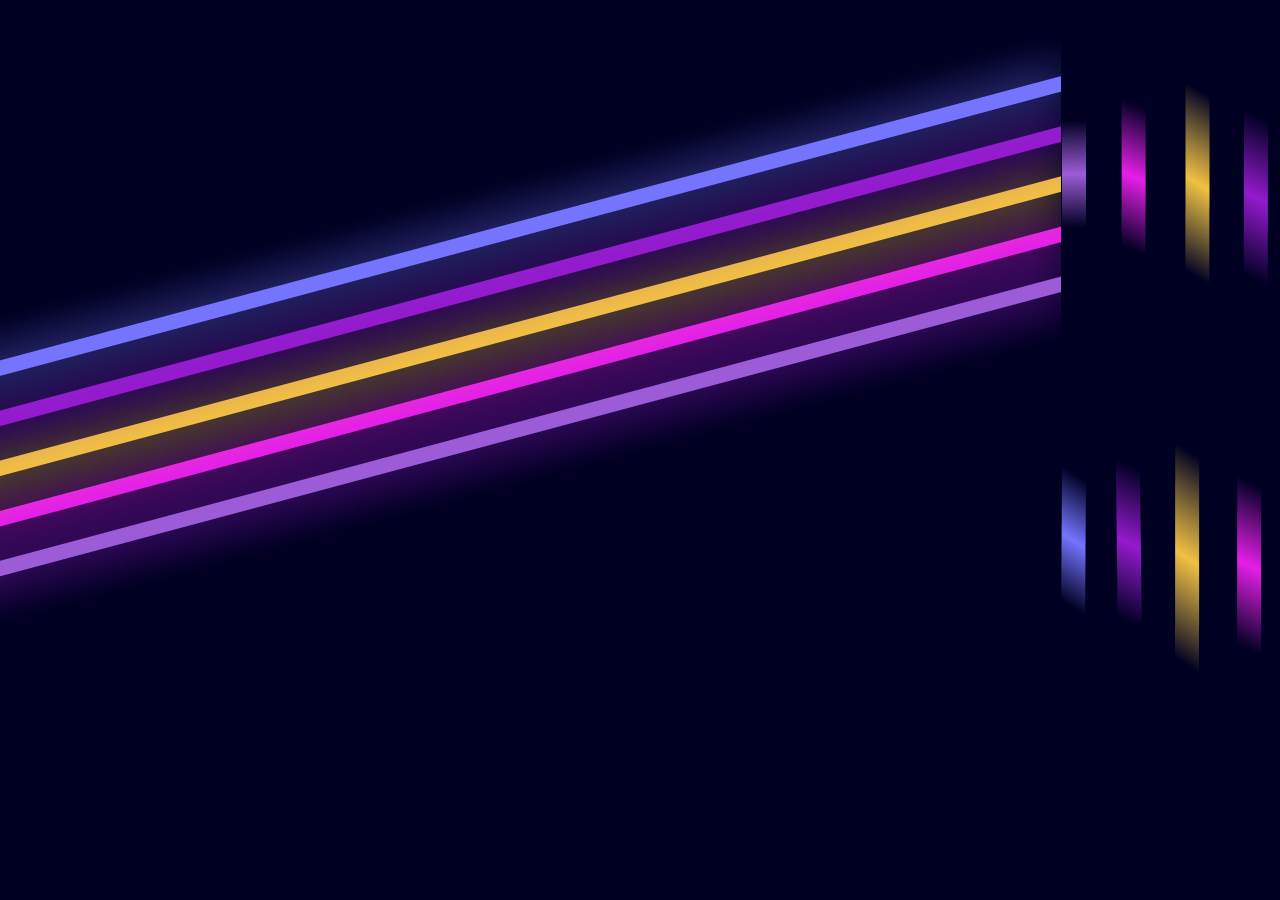
<file: index.html>
<!DOCTYPE html>
<html lang="en">

<head>
    <meta charset="UTF-8">
    <meta http-equiv="X-UA-Compatible" content="IE=edge">
    <meta name="viewport" content="width=device-width, initial-scale=1.0">
    <title>Login to Isac</title>

    <!-- Style -->
    <link rel="stylesheet" href="assets/css/env.css">
    <link rel="stylesheet" href="assets/css/register-login.css">

    <!-- Font -->
    <link rel="preconnect" href="https://fonts.gstatic.com">
    <link
        href="https://fonts.googleapis.com/css2?family=Montserrat:wght@300;400&family=Poppins:wght@500;600;700&display=swap"
        rel="stylesheet">
</head>

<body>
    <img src="assets/img/bg.png" class="bg-login desktop">
    <img src="assets/img/bg-mobile.png" class="bg-login mobile">

    <div class="card">
        <div class="card-body">
            <h2>User Login</h2>
            <input type="text" class="form-control" placeholder="Email Address">
            <input type="password" class="form-control" placeholder="Password">
            <p class="danger-alert caption">Invalid Username or Password</p>
            <div class="grid">
                <div class="form-check">
                    <input type="radio" class="form-check-input">
                    <label for="" class="caption">Remember me</label>
                </div>
                <div>
                    <p class="caption align-right">Forgot password?</p>
                </div>
            </div>
            <p class="caption">Don't have an account? <a href="" class="underline-link">Register</a></p>
            <button class="btn-submit">Login</button>
        </div>
    </div>
</body>

</html>
</file>
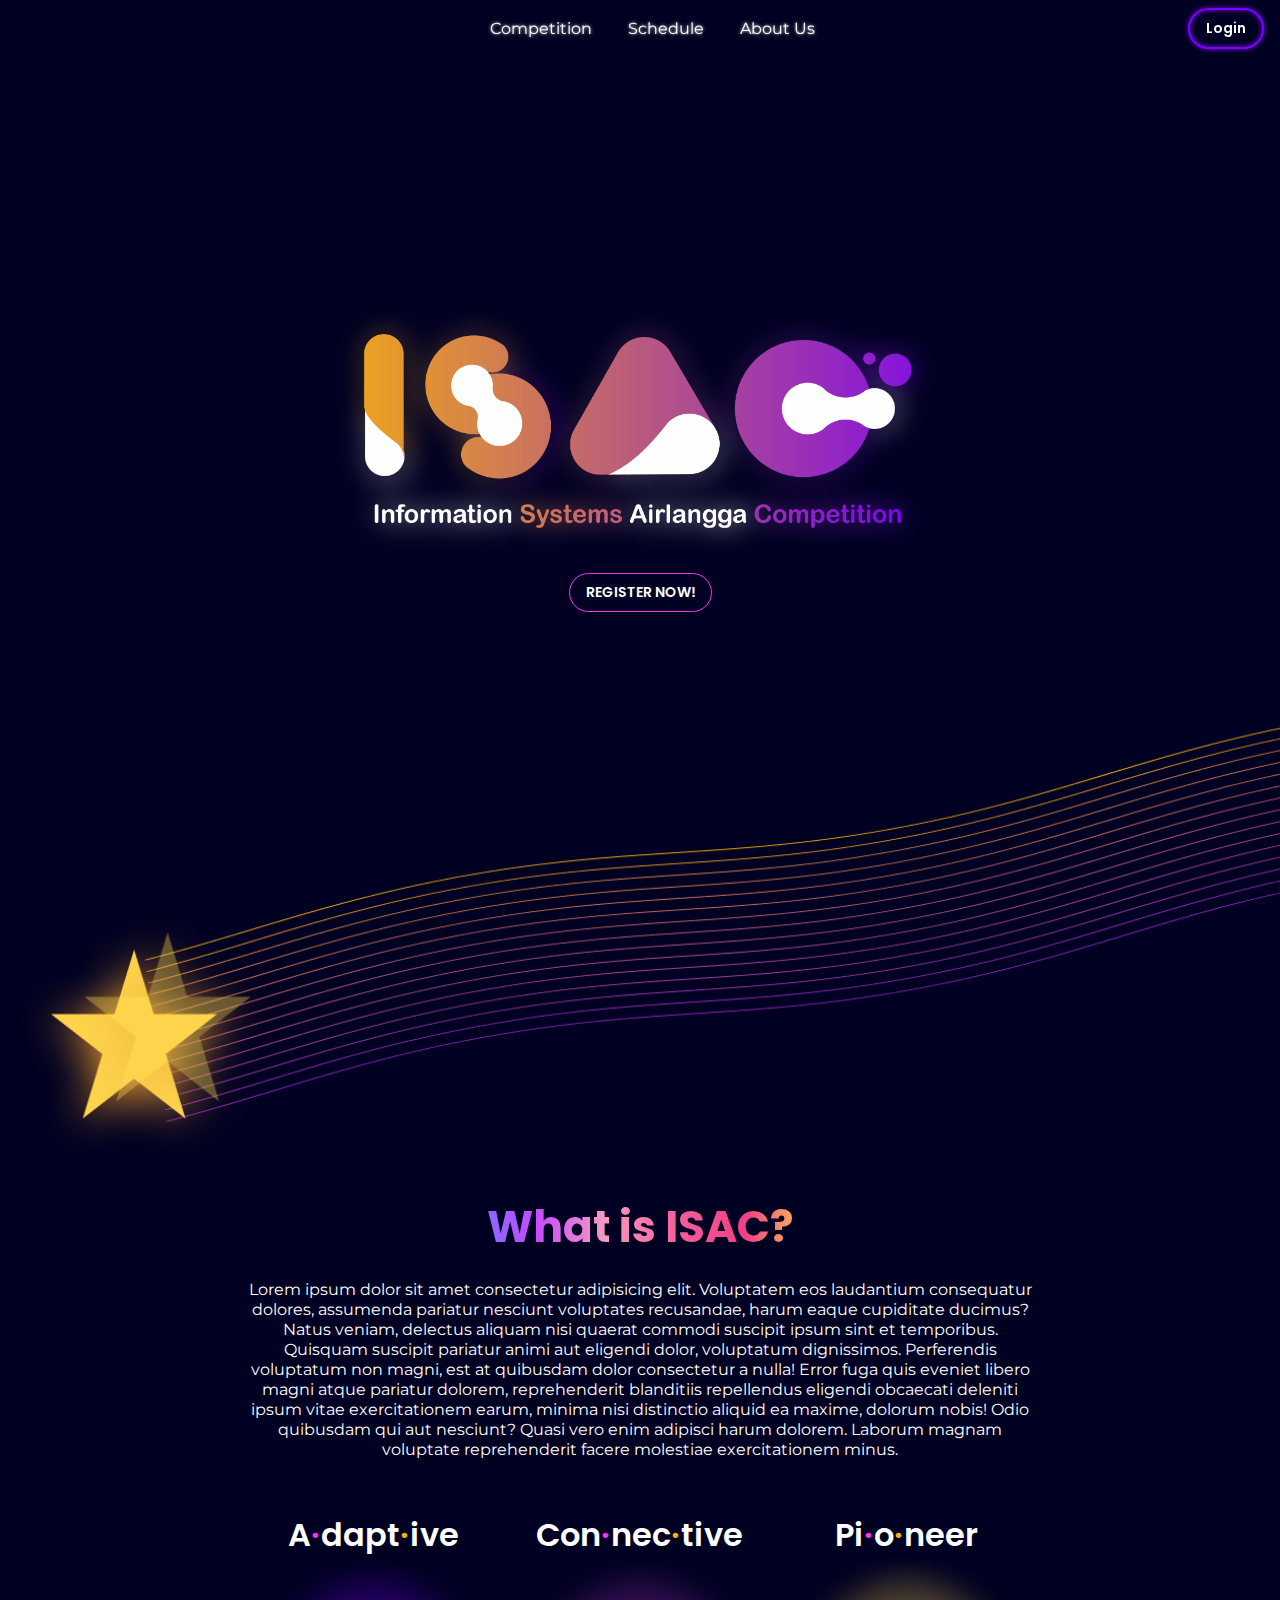
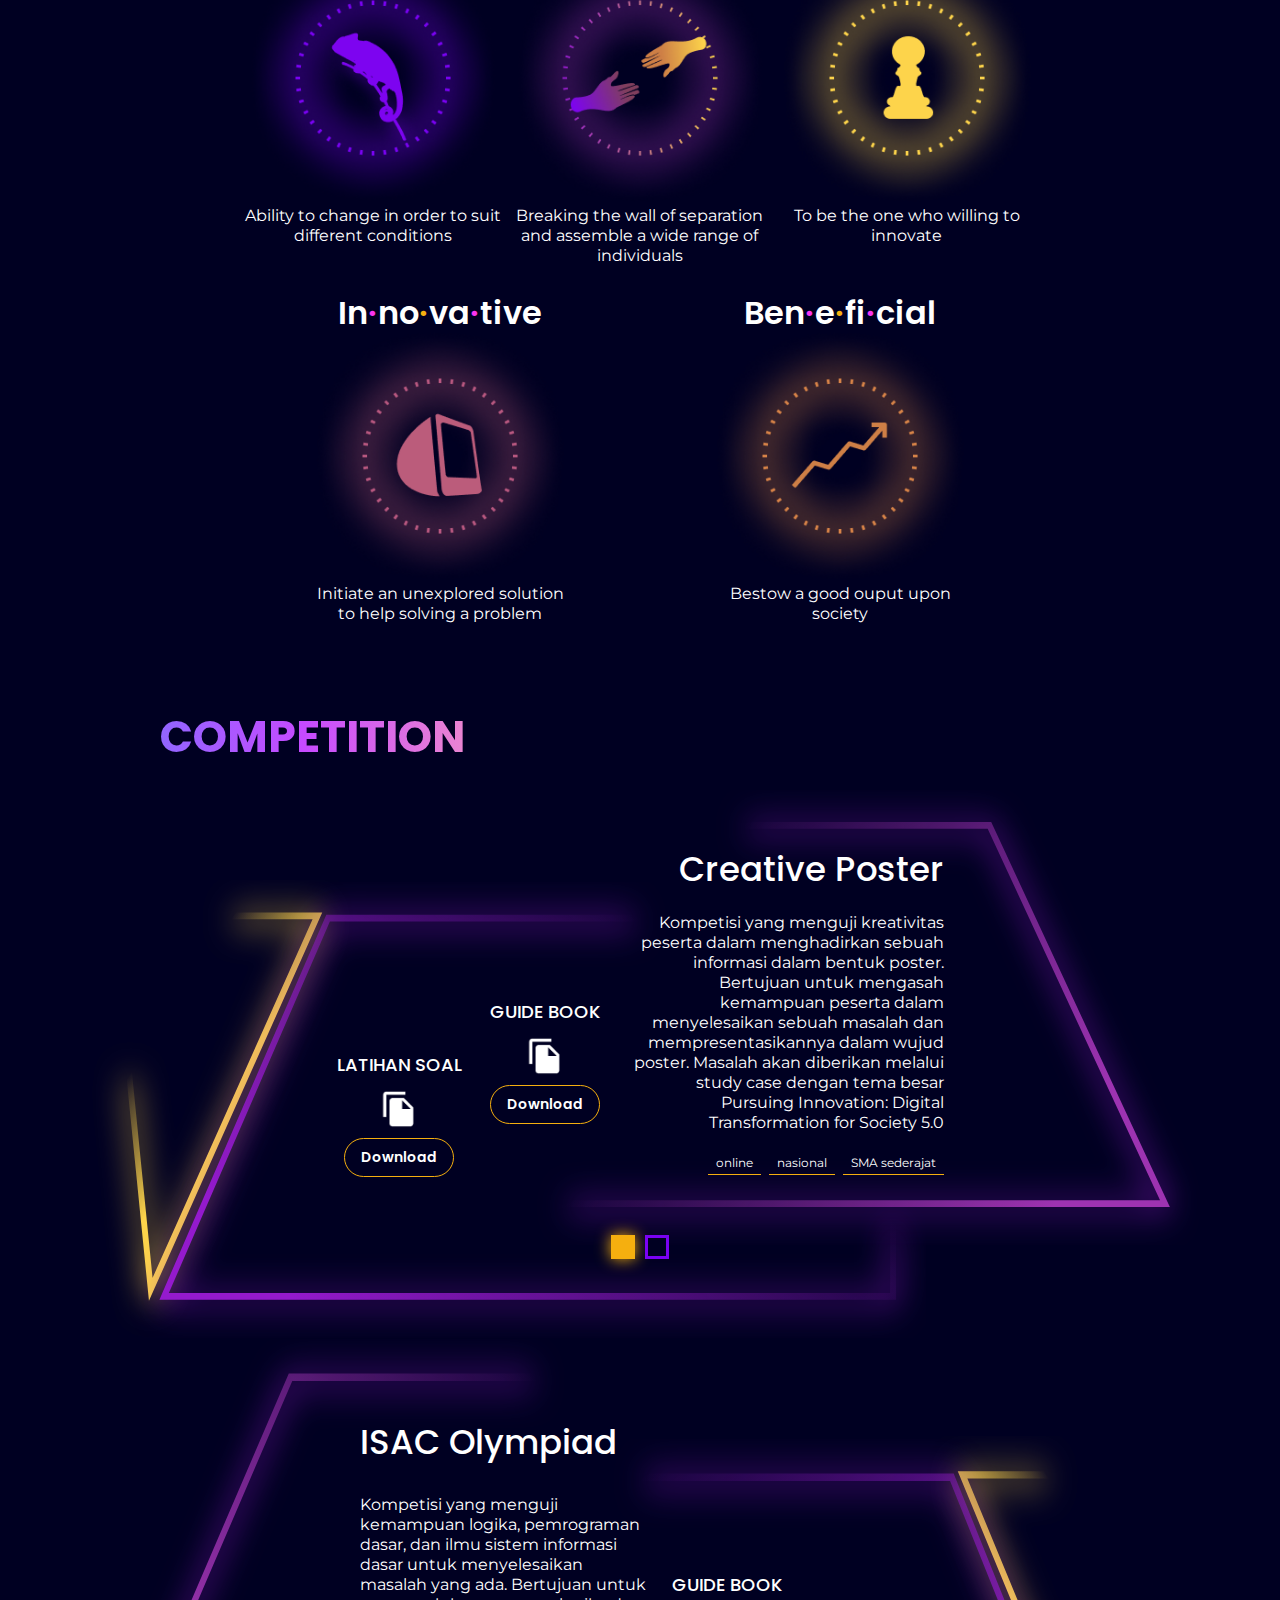
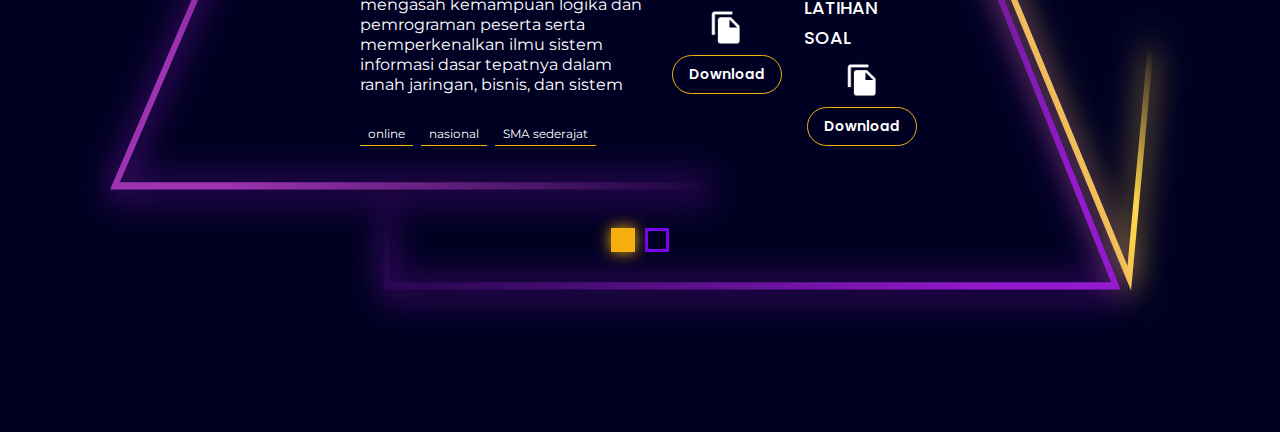
<file: landing-page.html>
<!DOCTYPE html>
<html lang="en">

<head>
    <meta charset="UTF-8" />
    <meta http-equiv="X-UA-Compatible" content="IE=edge" />
    <meta name="viewport" content="width=device-width, initial-scale=1.0" />
    <title>ISAC 2021</title>

    <!-- Style -->
    <link rel="stylesheet" href="assets/css/env.css" />
    <link rel="stylesheet" href="assets/css/landing-page.css" />

    <!-- Font -->
    <link rel="preconnect" href="https://fonts.gstatic.com" />
    <link
        href="https://fonts.googleapis.com/css2?family=Montserrat:wght@300;400&family=Poppins:wght@300;500;600;700&display=swap"
        rel="stylesheet" />

    <!-- JQuery -->
    <script src="//ajax.googleapis.com/ajax/libs/jquery/1.9.1/jquery.min.js"></script>
</head>

<body>
    <!-- Nav -->
    <nav class="nav">
        <img id="logo-sm" src="assets/img/isac-sm.png" onload="showOnScroll('logo-sm')" alt="ISAC 2021" />
        <div class="nav-link-group">
            <a href="#competition" class="nav-link">Competition</a>
            <a href="" class="nav-link">Schedule</a>
            <a href="" class="nav-link">About Us</a>
        </div>
        <button class="btn-login">Login</button>
    </nav>
    <!-- Nav end -->

    <!-- welcome page -->
    <div class="landing">
        <div class="box">
            <img src="assets/img/isac-lg.png" alt="">
            <button class="btn-lavender">REGISTER NOW!</button>
        </div>
    </div>
    <!-- welcome page end -->

    <!-- Deskripsi ISAC -->
    <div class="star">
        <img src="assets/img/star.png" alt="">
    </div>
    <div class="desc-container">
        <h2 class="gradient">What is ISAC?</h2>
        <p>Lorem ipsum dolor sit amet consectetur adipisicing elit. Voluptatem eos laudantium consequatur dolores,
            assumenda pariatur nesciunt voluptates recusandae, harum eaque cupiditate ducimus? Natus veniam, delectus
            aliquam nisi quaerat commodi suscipit ipsum sint et temporibus. Quisquam suscipit pariatur animi aut
            eligendi dolor, voluptatum dignissimos. Perferendis voluptatum non magni, est at quibusdam dolor consectetur
            a nulla! Error fuga quis eveniet libero magni atque pariatur dolorem, reprehenderit blanditiis repellendus
            eligendi obcaecati deleniti ipsum vitae exercitationem earum, minima nisi distinctio aliquid ea maxime,
            dolorum nobis! Odio quibusdam qui aut nesciunt? Quasi vero enim adipisci harum dolorem. Laborum magnam
            voluptate reprehenderit facere molestiae exercitationem minus.</p>
    </div>
    <!-- Deskripsi ISAC end -->

    <!-- Value ISAC -->
    <div class="val-overflow">
        <div class="value">
            <div class="val-name">
                <h4>A<span class="purple-txt">·</span>dapt<span class="yellow-txt">·</span>ive</h4>
                <img src="assets/img/val-adaptive.png" alt="">
                <p>Ability to change in order to suit different conditions</p>
            </div>
            <div class="val-name">
                <h4>Con<span class="purple-txt">·</span>nec<span class="yellow-txt">·</span>tive</h4>
                <img src="assets/img/val-connective.png" alt="">
                <p>Breaking the wall of separation and assemble a wide range of individuals</p>
            </div>
            <div class="val-name">
                <h4>Pi<span class="purple-txt">·</span>o<span class="yellow-txt">·</span>neer</h4>
                <img src="assets/img/val-pioneer.png" alt="">
                <p>To be the one who willing to innovate</p>
            </div>
            <div class="val-name">
                <h4>In<span class="purple-txt">·</span>no<span class="yellow-txt">·</span>va<span
                        class="purple-txt">·</span>tive</h4>
                <img src="assets/img/val-innovative.png" alt="">
                <p>Initiate an unexplored solution to help solving a problem</p>
            </div>
            <div class="val-name">
                <h4>Ben<span class="purple-txt">·</span>e<span class="yellow-txt">·</span>fi<span
                        class="purple-txt">·</span>cial</h4>
                <img src="assets/img/val-benefical.png" alt="">
                <p>Bestow a good ouput upon society</p>
            </div>
        </div>
    </div>
    <!-- Value ISAC end -->

    <!-- Competition -->
    <div class="competition-lg" id="competition">
        <h2 class="gradient">COMPETITION</h2>
        <div class="all top">
            <div class="slideshow-container">
                <div class="slide-top fade ">
                    <div class="content-1">
                        <div class="download-box soal">
                            <h4>LATIHAN SOAL</h4>
                            <img src="assets/img/file.png" alt="">
                            <button class="btn-submit focus">Download</button>
                        </div>
                        <div class="download-box guide">
                            <h4>GUIDE BOOK</h4>
                            <img src="assets/img/file.png" alt="">
                            <button class="btn-submit focus">Download</button>
                        </div>
                        <div class="desc-box">
                            <h3>Creative Poster</h3>
                            <p>Kompetisi yang menguji kreativitas peserta dalam menghadirkan
                                sebuah informasi dalam bentuk poster. Bertujuan untuk mengasah kemampuan
                                peserta dalam menyelesaikan sebuah masalah dan mempresentasikannya dalam wujud poster.
                                Masalah akan diberikan melalui study case dengan tema besar Pursuing Innovation:
                                Digital Transformation for Society 5.0</p>
                            <div class="desc-label">
                                <p>online</p>
                                <p>nasional</p>
                                <p>SMA sederajat</p>
                            </div>
                        </div>
                    </div>
                </div>
                <div class="slide-top fade">
                    <div class="timeline-1">
                        <h3>Timeline Creative Poster</h3>
                        <img src="assets/img/timeline-1.png" alt="">
                    </div>
                </div>
            </div>
            <div class="page-box">
                <span class="page-top" onclick="currentSlide(1)"></span>
                <span class="page-top" onclick="currentSlide(2)"></span>
            </div>
        </div>
        <div class="all bottom">
            <div class="slideshow-container">
                <div class="slide-bottom fade ">
                    <div class="content-2">
                        <div class="desc-box">
                            <h3>ISAC Olympiad</h3>
                            <p>Kompetisi yang menguji kemampuan logika, pemrograman dasar, dan ilmu
                                sistem informasi dasar untuk menyelesaikan masalah yang ada. Bertujuan
                                untuk mengasah kemampuan logika dan pemrograman peserta serta memperkenalkan ilmu sistem
                                informasi dasar tepatnya dalam ranah jaringan, bisnis, dan sistem </p>
                            <div class="desc-label">
                                <p>online</p>
                                <p>nasional</p>
                                <p>SMA sederajat</p>
                            </div>
                        </div>
                        <div class="download-box guide">
                            <h4>GUIDE BOOK</h4>
                            <img src="assets/img/file.png" alt="">
                            <button class="btn-submit focus">Download</button>
                        </div>
                        <div class="download-box soal">
                            <h4>LATIHAN SOAL</h4>
                            <img src="assets/img/file.png" alt="">
                            <button class="btn-submit focus">Download</button>
                        </div>
                    </div>
                </div>
                <div class="slide-bottom fade">
                    <div class="timeline-2">
                        <h3>Timeline Olympiad</h3>
                        <img src="assets/img/timeline-1.png" alt="">
                    </div>
                </div>
            </div>
            <div class="page-box">
                <span class="page-bottom" onclick="currentSlidee(1)"></span>
                <span class="page-bottom" onclick="currentSlidee(2)"></span>
            </div>
        </div>
    </div>
    <!-- ------------------------------------- -->
    <div class="competition-sm">
        <h2 class="gradient">COMPETITION</h2>
        <div class="all-sm top">
            <div class="slideshow-container">
                <div class="slide-sm-top fade">
                    <div class="content-1">
                        <div class="desc-box">
                            <h3>Creative Poster</h3>
                            <p>Kompetisi yang menguji kreativitas peserta dalam menghadirkan
                                sebuah informasi dalam bentuk poster. Bertujuan untuk mengasah kemampuan
                                peserta dalam menyelesaikan sebuah masalah dan mempresentasikannya dalam wujud poster.
                                Masalah akan diberikan melalui study case dengan tema besar Pursuing Innovation:
                                Digital Transformation for Society 5.0</p>
                            <div class="desc-label">
                                <p>online</p>
                                <p>nasional</p>
                                <p>SMA sederajat</p>
                            </div>
                        </div>
                        <div class="downloads">
                            <div class="download-box guide">
                                <h4>GUIDE BOOK</h4>
                                <!-- <img src="assets/img/file.png" alt=""> -->
                                <button class="btn-submit focus">Download</button>
                            </div>
                            <div class="download-box soal">
                                <h4>LATIHAN SOAL</h4>
                                <!-- <img src="assets/img/file.png" alt=""> -->
                                <button class="btn-submit focus">Download</button>
                            </div>
                        </div>
                    </div>
                </div>
                <div class="slide-sm-top fade">
                    <div class="timeline-sm-1">
                        <h3>Timeline Creative Poster</h3>
                        <img src="assets/img/timeline-sm-1.png" alt="">
                    </div>
                </div>
            </div>
            <div class="page-box">
                <span class="page-sm-top" onclick="currentSlideSm(1)"></span>
                <span class="page-sm-top" onclick="currentSlideSm(2)"></span>
            </div>
        </div>

        <div class="all-sm bottom">
            <div class="slideshow-container">
                <div class="slide-sm-bottom fade">
                    <div class="content-2">
                        <div class="desc-box">
                            <h3>Olympiad</h3>
                            <p>Kompetisi yang menguji kemampuan logika, pemrograman dasar, dan ilmu
                                sistem informasi dasar untuk menyelesaikan masalah yang ada. Bertujuan
                                untuk mengasah kemampuan logika dan pemrograman peserta serta memperkenalkan ilmu sistem
                                informasi dasar tepatnya dalam ranah jaringan, bisnis, dan sistem</p>
                            <div class="desc-label">
                                <p>online</p>
                                <p>nasional</p>
                                <p>SMA sederajat</p>
                            </div>
                        </div>
                        <div class="downloads">
                            <div class="download-box guide">
                                <h4>GUIDE BOOK</h4>
                                <!-- <img src="assets/img/file.png" alt=""> -->
                                <button class="btn-submit focus">Download</button>
                            </div>
                            <div class="download-box soal">
                                <h4>LATIHAN SOAL</h4>
                                <!-- <img src="assets/img/file.png" alt=""> -->
                                <button class="btn-submit focus">Download</button>
                            </div>
                        </div>
                    </div>
                </div>
                <div class="slide-sm-bottom fade">
                    <div class="timeline-sm-2">
                        <h3>Timeline Olympiad</h3>
                        <img src="assets/img/timeline-sm-1.png" alt="">
                    </div>
                </div>
            </div>
            <div class="page-box">
                <span class="page-sm-bottom" onclick="currentSlideeSm(1)"></span>
                <span class="page-sm-bottom" onclick="currentSlideeSm(2)"></span>
            </div>
        </div>
    </div>
    <!-- Competition end -->
    <div style="height: 100px;"></div>
    <!-- Timeline -->
    <!-- <div class="divider square">
                <div class="timeline">
                    <h2 class="gradient">TIMELINE</h2>
                </div>
                <div>
                    <img src="assets/img/square.png">
                </div>
            </div>
            
            <div class="tl-line-container">
                <div class="tl-line right">
            <div>
            </div>
            <div>
                <img src="assets/img/square1.png">
            </div>
            <div class="tl-desc right">
                <h3>Timeline 1</h3>
                <p>03 Juni 2021</p>
            </div>
        </div>
        <div class="tl-line left">
            <div class="tl-desc left">
                <h3>Timeline 1</h3>
                <p>03 Juni 2021</p>
            </div>
            <div>
                <img src="assets/img/square2.png">
            </div>
            <div>
            </div>
        </div>
        <div class="tl-line right">
            <div>
            </div>
            <div>
                <img src="assets/img/square3.png">
            </div>
            <div class="tl-desc right">
                <h3>Timeline 1</h3>
                <p>03 Juni 2021</p>
            </div>
        </div>
        <div class="tl-line left">
            <div class="tl-desc left">
                <h3>Timeline 1</h3>
                <p>03 Juni 2021</p>
            </div>
            <div>
                <img src="assets/img/square4.png">
            </div>
            <div>
            </div>
        </div>
        <div class="tl-line right">
            <div>
            </div>
            <div>
                <img src="assets/img/square5.png">
            </div>
            <div class="tl-desc right">
                <h3>Timeline 1</h3>
                <p>03 Juni 2021</p>
            </div>
        </div>
    </div> -->
    <!-- Timeline end -->

    <!-- Sponsor -->
    <!-- Sponsor end -->

    <!-- Medpart -->
    <!-- Medpart end -->

    <!-- Footer -->
    <!-- Footer end -->
    <script src="assets/js/script.js"></script>
</body>

</html>
</file>
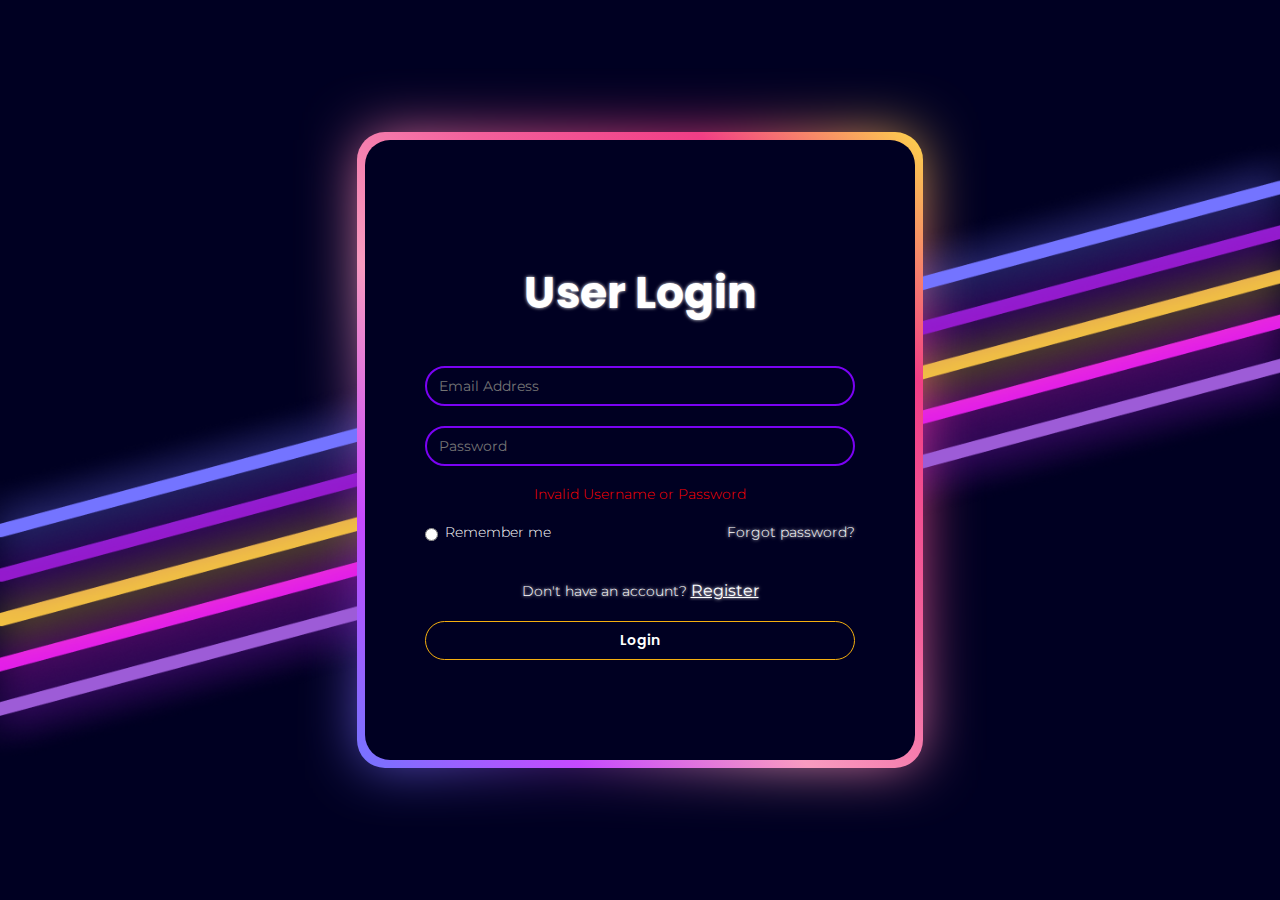
<file: usr-login.html>
<!DOCTYPE html>
<html lang="en">

<head>
    <meta charset="UTF-8">
    <meta http-equiv="X-UA-Compatible" content="IE=edge">
    <meta name="viewport" content="width=device-width, initial-scale=1.0">
    <title>Login to Isac</title>

    <!-- Style -->
    <link rel="stylesheet" href="assets/css/env.css">
    <link rel="stylesheet" href="assets/css/register-login.css">
    <style>
        body {
            height: 100vh;
        }
    </style>

    <!-- Font -->
    <link rel="preconnect" href="https://fonts.gstatic.com">
    <link
        href="https://fonts.googleapis.com/css2?family=Montserrat:wght@300;400&family=Poppins:wght@500;600;700&display=swap"
        rel="stylesheet">
</head>

<body>
    <img src="assets/img/bg.png" class="bg">

    <div class="card">
        <div class="card-body">
            <h2>User Login</h2>
            <input type="text" class="form-control" placeholder="Email Address">
            <input type="password" class="form-control" placeholder="Password">
            <p class="danger-alert caption">Invalid Username or Password</p>
            <div class="grid">
                <div class="form-check">
                    <input type="radio" class="form-check-input">
                    <label for="" class="caption">Remember me</label>
                </div>
                <div class="align-right">
                    <a class="caption">Forgot password?</p>
                </div>
            </div>
            <p class="caption">Don't have an account? <a href="" class="underline-link">Register</a></p>
            <button class="btn-submit">Login</button>
        </div>
    </div>
</body>

</html>
</file>
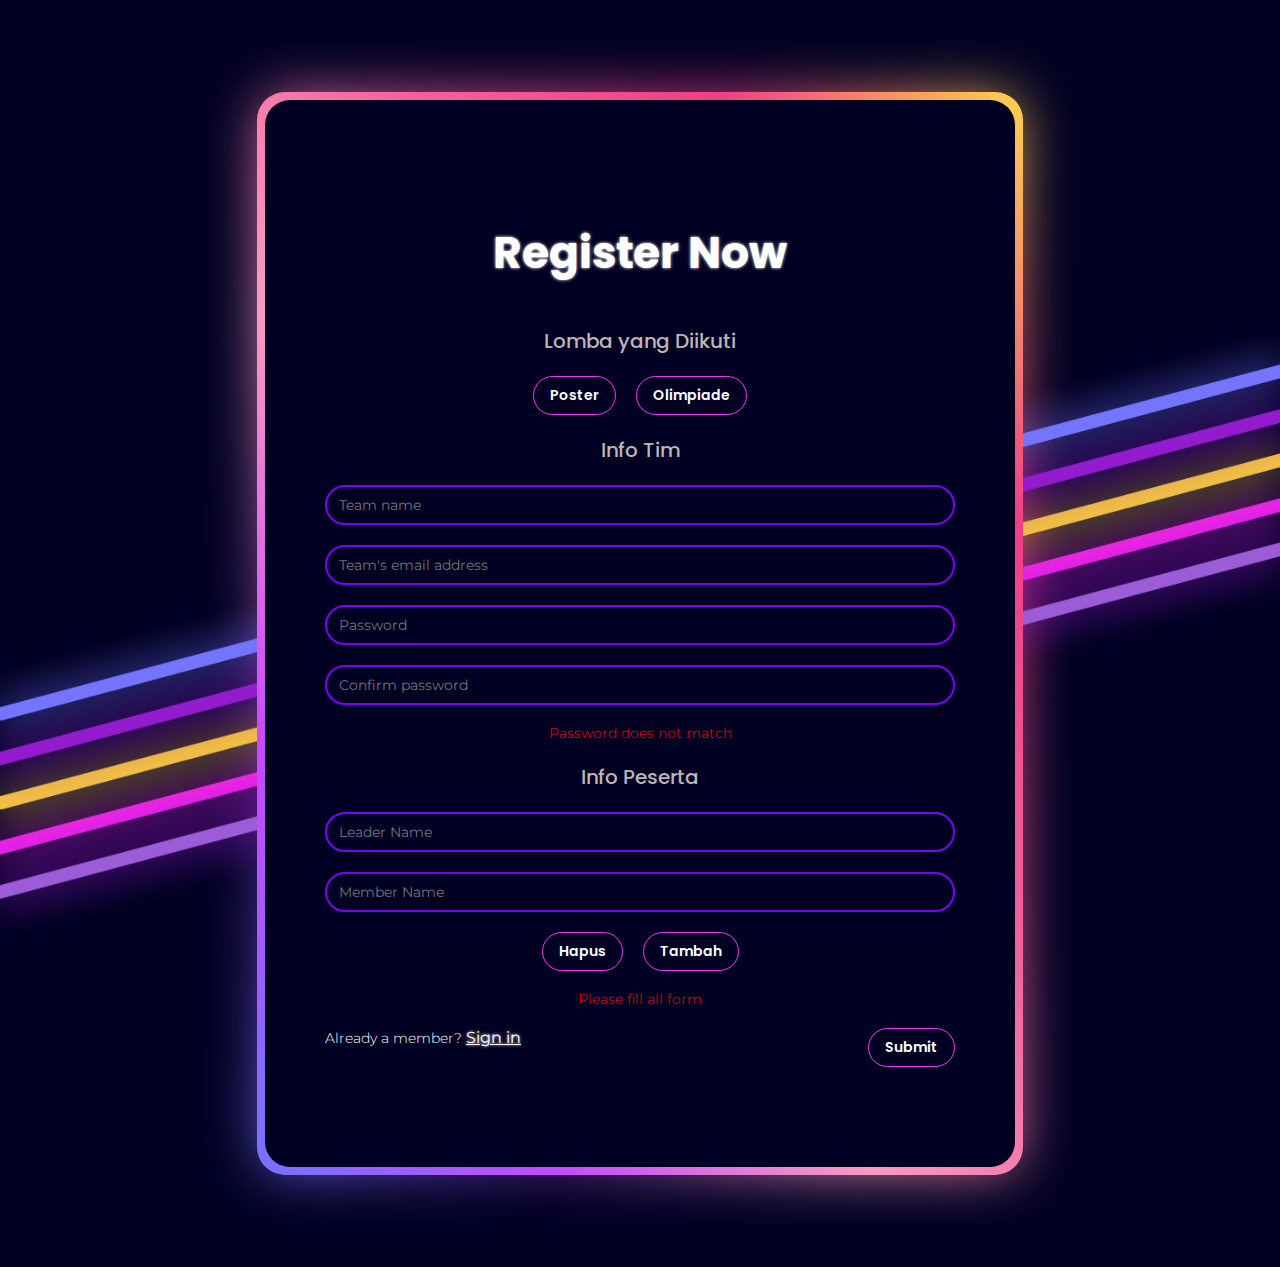
<file: usr-register.html>
<!DOCTYPE html>
<html lang="en">

<head>
    <meta charset="UTF-8">
    <meta http-equiv="X-UA-Compatible" content="IE=edge">
    <meta name="viewport" content="width=device-width, initial-scale=1.0">
    <title>Register</title>

    <!-- Style -->
    <link rel="stylesheet" href="assets/css/env.css">
    <link rel="stylesheet" href="assets/css/register-login.css">
    <style>
        body {
            /* height: 100vh; */
            overflow-y: scroll !important;
        }

        .card {
            margin: 100px;
            /* max-height: 80vh; */
        }
    </style>

    <!-- Font -->
    <link rel="preconnect" href="https://fonts.gstatic.com">
    <link
        href="https://fonts.googleapis.com/css2?family=Montserrat:wght@300;400&family=Poppins:wght@500;600;700&display=swap"
        rel="stylesheet">
</head>

<body>
    <img src="assets/img/bg.png" class="bg">

    <div class="card card-reg">
        <div class="card-body">
            <h2>Register Now</h2>
            <!-- Opsi lomba -->
            <h4>Lomba yang Diikuti</h4>
            <div class="option">
                <button class="btn-lavender focus">Poster</button>
                <button class="btn-lavender focus">Olimpiade</button>
            </div>
            <!-- Info Tim -->
            <h4>Info Tim</h4>
            <input type="text" class="form-control" placeholder="Team name">
            <input type="text" class="form-control" placeholder="Team's email address">
            <input type="password" class="form-control" placeholder="Password">
            <input type="password" class="form-control" placeholder="Confirm password">
            <p class="danger-alert caption">Password does not match</p>
            <!-- Info Peserta -->
            <h4>Info Peserta</h4>
            <input type="text" class="form-control" placeholder="Leader Name">
            <input type="text" class="form-control" placeholder="Member Name">
            <div class="option">
                <button class="btn-lavender">Hapus</button>
                <button class="btn-lavender">Tambah</button>
            </div>

            <p class="danger-alert caption">Please fill all form</p>
            <div class="signin-submit">
                <p class="caption">Already a member? <a href="" class="underline-link">Sign in</a></p>
                <button class="btn-lavender">Submit</button>
            </div>
        </div>
    </div>
</body>

</html>
</file>
<file: assets/css/env.css>
:root {
    --base: #000022;
    --buttercup: #f5af0f;
    --electric-violet: #7a02f3;
    --ripe-plum: #4e005a;
    --lavender-rose: #F934F1;
    
    /* Font */
    --white: #FFFFFF;
    --grey: #BCB6B6;
    
    /* Alert */
    --danger: #FF0000;
}

* {
    margin: 0;
    padding: 0;
    transition: all ease .2s;
    box-sizing: border-box;
}

html {
    scroll-behavior: smooth;
}

body {
    background-color: var(--base);
    width: 100%;
    overflow-y: scroll;
}

body::-webkit-scrollbar {
    width: 10px;
}

body::-webkit-scrollbar-track {
    background: var(--base);
    border-radius: 6px;
}

body::-webkit-scrollbar-thumb {
    background: var(--ripe-plum);
    border-radius: 6px;
}

h2 {
    font-family: Poppins;
    font-style: normal;
    font-weight: bold;
    font-size: 44px;
    line-height: 66px;
    padding: 20px;

    color: var(--white);
}

h3 {
    font-family: Poppins;
    font-style: normal;
    font-weight: 500;
    font-size: 34px;
    line-height: 51px;

    color: var(--white);
}

h4 {
    font-family: Poppins;
    font-style: normal;
    font-weight: 500;
    font-size: 20px;
    line-height: 30px;

    color: var(--white);
}

p,
a {
    text-decoration: none;
    font-family: Montserrat;
    font-style: normal;
    font-weight: normal;
    font-size: 16px;
    line-height: 20px;

    color: var(--white);
}

a {
    text-shadow: 0px 0px 3.5px var(--white);
}

a:hover {
    color: var(--white);
}

a.underline-link {
    text-decoration: underline;
}

.caption {
    font-family: Montserrat;
    font-style: normal;
    font-weight: 300;
    font-size: 14px;
    line-height: 17px;

    color: var(--white);
}

button,
button:focus,
button:focus-within,
button:hover {
    outline: none;
}

button {
    font-family: poppins;
    cursor: pointer;
    padding: 0.5rem 1rem;
    font-weight: 600;
    font-size: 14px;
    position: relative;
    overflow: hidden;
    border-radius: 50px;
    width: 100%;
}

.btn-submit {
    color: var(--white);
    border: 1px solid var(--buttercup);
    background-color: var(--base);
    z-index: 1;
}

.btn-submit:hover, .btn-submit.focus:focus {
    background-color: var(--buttercup);
    box-shadow: 0px 0px 15px var(--buttercup);
}

.btn-lavender {
    color: var(--white);
    border: 1px solid var(--lavender-rose);
    background-color: var(--base);
    z-index: 1;
    width: fit-content;
    justify-content: center;
}

.btn-lavender:hover, .btn-lavender.focus:focus{
    background-color: var(--lavender-rose);
    box-shadow: 0px 0px 15px var(--lavender-rose);
}

.form-control {
    font-family: Montserrat;
    font-style: normal;
    font-weight: 400;
    font-size: 14px;
    line-height: 17px;
    
    padding: 0 11.5px;
    box-sizing: border-box;
    width: 100%;
    height: 40px;
    
    color: var(--white);
    background-color: var(--base);
    border: 2px solid var(--electric-violet);
    border-radius: 50px;
}

.form-check {
    position: relative;
    display: block;
    padding-left: 1.25rem;
}

.form-check-input {
    position: absolute;
    margin-top: 0.3rem;
    margin-left: -1.25rem;
}

.danger-alert {
    color: var(--danger);
}

/* Tablet */
@media screen and (max-width: 1100px) {
    h2 {
        font-size: 34px;
        line-height: 51px;
        font-weight: 500;
    }
}

/* Mobile */
@media screen and (max-width: 700px) {
    h2 {
        font-size: 28px;
        line-height: 38px;
    }

    h4 {
        font-size: 16px;
    }
    
    .caption, a, p, button {
        font-size: 12px;
    }
}
</file>
<file: assets/css/register-login.css>
body {
    display: flex;
    align-items: center !important;
    justify-content: center !important;
    overflow-y: hidden;
}

.bg {
    position: absolute;
    z-index: -1;
    width: 100%;
}

.card {
    position: relative;
    margin: 20px;
    padding: 100px 60px;
    width: 550px;
    border-radius: 25px;
    
    background-color: var(--base);
}

.card::before {
    content: '';
    position: absolute;
    left: 0;
    bottom: 0;
    z-index: -2;
    width: 100%;
    height: 100%;
    filter: blur(30px);
    background: linear-gradient(to bottom left, #FDD44B, #F13E86, #F3619C, #F89BC0, #c64aff71, #7474FF);
}

.card::after {
    content: '';
    position: absolute;
    top: -8px; bottom: -8px;
    left: -8px; right: -8px;
    z-index: -1;
    border-radius: 28px;
    background: linear-gradient(to bottom left, #FDD44B, #F13E86, #F3619C, #F89BC0, #c64aff, #7474FF);
}

.card-reg {
    width: 750px;
}

.card-body {
    display: flex;
    flex-direction: column;
    align-items: center;
    justify-content: center;
    gap: 20px;
}

.card-body h2 {
    text-shadow: 0px 0px 3.5px var(--white);
}

.card-body h4 {
    color: var(--grey);
}

.grid {
    width: 100%;
    display: grid;
    grid-template-columns: 1fr 1fr;
}

.align-right {
    text-align: end;
}

.option {
    display: flex;
    flex-direction: row;
    justify-content: center;
    gap: 20px;
    width: 100%;
}

.signin-submit {
    display: flex;
    flex-direction: row;
    justify-content: space-between;
    width: 100%;
}

/* Tablet */
@media screen and (max-width: 1100px) {
    .card {
        padding: 70px 50px;
        width: 450px;
    }

    .card-reg {
        width: 550px;
    }
    
    .card-body {
        gap: 17px;
    }
    
    .img-header {
        max-width: 50px;
    }
}

/* Mobile */
@media screen and (max-width: 700px) {
    .bg {
        /* width: 200%; */
    }
    
    .card {
        padding: 50px 40px;
        width: 350px;
    }

    .grid-header {
        gap: 5px;
    }
}
</file>
<file: assets/css/landing-page.css>
.gradient {
    background: -webkit-linear-gradient(right, #FDD44B, #F13E86, #F3619C, #F89BC0, #c64aff, #7474FF);
    -webkit-background-clip: text;
    -webkit-text-fill-color: transparent;
}

p {
    text-align: center;
    line-height: 20px;
}

.yellow-txt {
    color: var(--buttercup);
}

.purple-txt {
    color: var(--lavender-rose);
}

/* Nav */
nav {
    display: block;
}

.nav {
    z-index: 2;
    position: fixed;
    width: 100%;
    height: 55px;
    padding: 0.5rem 1rem;
    display: -ms-flexbox;
    display: flex;
    -ms-flex-wrap: wrap;
    flex-wrap: wrap;
    list-style: none;
    align-items: center;
    justify-content: space-between;
    background-color: #0000227c;
    backdrop-filter: blur(12px);
}

.btn-login {
    width: fit-content;
    padding: 0.5rem 1rem;
    text-decoration: solid;
    
    border: 2px solid var(--electric-violet);
    box-shadow: 0px 0px 5px var(--electric-violet), 
        inset 0px 0px 5px var(--electric-violet);
    color: var(--white);
    background-color: var(--base);
}

.nav-link {
    padding: 0.5rem 1rem;
}

.nav-link:hover, .nav-link:focus {
    text-decoration: none;
}

#logo-sm {
    opacity: 0;
}
/* Nav end */

/* Welcome Page */
.landing {
    width: 100%;
    height: 100vh;
    position: relative;
    display: flex;
    flex-direction: column;
    align-items: center;
    justify-content: center;
}

.box {
    width: 50vw;
    display: flex;
    flex-direction: column;
    align-items: center;
    justify-content: center;
}

.box img {
    width: 100%;
}
/* Welcome Page end*/

/* Deskripsi ISAC */
.star {
    position: relative;
    width: 100%;
    margin-top: -12em;
    display: flex;
    justify-content: flex-end;
}

.star img {
    width: 100%;
}

.desc-container {
    padding: 0px 240px 50px 240px;
    display: flex;
    flex-direction: column;
    flex-wrap: nowrap;
    align-items: center;
    justify-content: center;
}

.desc-container h2 {
    text-align: center;
    width: fit-content;
}
/* Deskripsi ISAC end */

/* Value ISAC */
.value {
    padding: 10px 240px;
    display: flex;
    flex-wrap: wrap;
    justify-content: space-around;
    flex-direction: row;
    align-items: flex-start;
    row-gap: 2rem;
}

.val-name {
    width: 20vw;
    display: flex;
    flex-direction: column;
    align-items: center;
    justify-content: center;
}

.val-name h4 {
    font-size: 32px;
    font-weight: 600;
}

.val-name img {
    width: 100%;
}
/* Value ISAC end */

/* Competition */
.competition-lg {
    padding: 50px 80px 0px 80px;
}

.competition-lg h2 {
    padding-left: 80px;
}

.all h4 {
    font-size: 18px;
}

.all {
    padding: 6vh 20vw 6vh 20vw;
    gap: 2rem;
    display: flex;
    flex-direction: column;
    justify-content: space-between;
}

.all.top {
    background: url('../img/comp-lg-1.svg#svgView(preserveAspectRatio(none))') no-repeat center center;
    background-size: 100% 100%;
}
    
.slideshow-container {
    position: relative;
}

.slide-top, .slide-bottom {
    display: none;
}

.fade {
    -webkit-animation-name: fade;
    -webkit-animation-duration: 1.5s;
    animation-name: fade;
    animation-duration: 1.5s;
}

.content-1 {
    display: grid;
    min-height: 37vh;
    grid-template-columns: 2fr 2fr 5fr;
    gap: 20px;
}

.download-box {
    display: flex;
    flex-direction: column;
    align-items: center;
    gap: 10px;
}

.download-box img {
    width: 30%;
}

.download-box button {
    width: fit-content;
}

.soal {
    justify-content: flex-end;
}

.guide {
    justify-content: center;
    padding-top: 100px;
}

.desc-label {
    display: flex;
    flex-direction: row;
    gap: 0.5rem;
}

.desc-label p {
    /* border: 1px solid var(--buttercup); */
    padding: 0.1rem 0.5rem;
    border-bottom: 1px solid var(--buttercup);
    /* border-radius: 0.5rem; */
    font-size: 12px;
}

.content-1 .desc-box {
    display: flex;
    flex-direction: column;
    align-items: flex-end;
    gap: 2vh;
}

.content-1 p, .content-1 h3 {
    text-align: end;
}

.timeline-1 {
    display: flex;
    gap: 10vh;
    flex-direction: column;
    align-items: flex-end;
    justify-content: flex-start;
    min-height: 37vh;
}

.timeline-1 img, .timeline-2 img {
    padding: 0 5vw;
    width: 100%;
}

.page-box {
    height: 76px;
    display: flex;
    justify-content: center;
    align-items: center;
    gap: 10px;
}

.page-top, .page-bottom {
    cursor: pointer;
    height: 1.5rem;
    width: 1.5rem;
    padding: 0.5rem;
    color: var(--white);
    border-radius: 0px;
    border: 3px solid var(--electric-violet);
    background-color: var(--base);
    transition: background-color 0.6s ease;
}

.page-top:hover, .page-bottom:hover, .active {
    background-color: var(--buttercup);
    border: 3px solid var(--buttercup);
    box-shadow: 0px 0px 15px var(--buttercup);
}

@-webkit-keyframes fade {
    from {opacity: .4} 
    to {opacity: 1}
}

@keyframes fade {
    from {opacity: .4} 
    to {opacity: 1}
}

.all.bottom {
    background: url('../img/comp-lg-2.svg#svgView(preserveAspectRatio(none))') no-repeat center center;
    background-size: 100% 100%;
}

.content-2 {
    display: grid;
    padding: 1.5rem;
    min-height: 37vh;
    grid-template-columns: 5fr 2fr 2fr;
    gap: 20px;
}

.content-2 .desc-box {
    display: flex;
    flex-direction: column;
    align-items: flex-start;
    gap: 3vh;
}

.content-2 p, .content-2 h3 {
    text-align: start;
}

.timeline-2 {
    display: flex;
    gap: 10vh;
    flex-direction: column;
    align-items: flex-start;
    justify-content: flex-start;
    min-height: 37vh;
}

.competition-sm {
    display: none;
}
/* Competition end */

/* Timeline */
.square {
    grid-template-columns: 10fr 12fr;
}

.square .timeline {
    display: flex;
    align-items: center;
    justify-content: flex-start;
    margin-left: 150px;
}

.tl-line img {
    height: 100%;
}

.tl-line-container {
    padding: 0px 150px;
    margin-top: -30px;
    display: flex;
    flex-direction: column;
}

.tl-line {
    margin-top: -70px;
    width: 95%;
    display: grid;
    grid-template-columns: 4fr 3fr 4fr;
    gap: 70px;
}

.tl-line.right {
    align-self: flex-start;
}

.tl-line.left {
    align-self: flex-end;
}

.tl-desc {
    display: flex;
    flex-direction: column;
    justify-content: center;
}

.tl-desc.right {
    align-items: flex-start;
}

.tl-desc.left {
    align-items: flex-end;
}
/* Timeline end */

/* Tablet */
@media screen and (max-width: 1100px) {
    .all h3 {
        font-size: 25px;
    }
    
    .all h4 {
        font-size: 16px;
    }
    
    .all p, .all button {
        font-size: 14px;
    }
    
    /* Deskripsi ISAC */
    .desc-container {
        padding: 0px 150px 40px 150px;
    }
    /* Deskripsi ISAC end */
    
    /* Value ISAC */
    .value {
        padding: 10px 150px;
    }
    /* Value ISAC end */
    
    /* Competition */
    .all {
        gap: 0;
    }

    .competition-lg {
        padding: 20px 50px;
    }
    
    .competition-lg h2 {
        padding-left: 50px;
    }
    
    .guide {
        padding: 0;
    }
    /* Competition end */
}

/* Mobile */
@media screen and (max-width: 768px) {
    .box {
        width: 75vw;
    }

    .nav-link-group {
        display: none;
    }

    /* Deskripsi ISAC */
    .desc-container {
        padding: 0px 50px 30px 50px;
    }
    /* Deskripsi ISAC end */
    
    /* Value ISAC */
    .val-name h4 {
        font-weight: 300;
    }

    .val-overflow {
        overflow-x: scroll;

        -ms-overflow-style: none;  /* IE and Edge */
        scrollbar-width: none;  /* Firefox */
    }
    
    .val-overflow::-webkit-scrollbar {
        display: none;
    }
    
    .value {
        padding: 10px 50px;
        min-width: 1000px;
        width: 300vw;
    }
    
    .val-name {
        width: 40vw;
    }
    /* Value ISAC end */

    /* Competition */
    .competition-lg {
        display: none;
    }

    .competition-sm {
        display: block;
        padding: 20px;
    }

    .competition-sm h2 {
        padding-left: 20px;
    }

    .competition-sm h3 {
        font-size: 20px;
    }

    .competition-sm h4 {
        font-size: 14px;
    }

    .competition-sm button {
        font-size: 12px;
    }

    .slide-sm-top, .slide-sm-bottom {
        display: none;
    }
    
    .all-sm.top .content-1 {
        background: url('../img/comp-sm-11.svg#svgView(preserveAspectRatio(none))') no-repeat center center;
        background-size: 100% 100%;
        width: 100%;
        padding: 1.5rem;
        display: grid;
        grid-template-columns: none;
        grid-template-rows: 2fr 1fr;
    }

    .competition-sm .slide-sm-top, .competition-sm .slide-sm-bottom {
        display: flex;
        justify-content: center;
    }
    
    .downloads {
        display: flex;
        flex-direction: row;
        align-items: center;
        justify-content: center;
    }

    .download-box {
        gap:0;
    }
    
    .content-1 .desc-box {
        padding: 0 12vw 0 0;
        gap: 4px;
    }

    .content-1 .downloads {
        padding: 0px 0 0px 12vw;
        gap: 30px;
    }

    .timeline-sm-1 {
        background: url('../img/comp-sm-12.svg#svgView(preserveAspectRatio(none))') no-repeat center center;
        background-size: 100% 100%;
        padding: 1.5rem 12vw 3rem 0rem;
        width: 100%;
        display: flex !important;
        flex-direction: column;
        align-items: center;
        justify-content: flex-start;
        min-height: 37vh;
    }

    .page-sm-top, .page-sm-bottom {
        cursor: pointer;
        width: 1.5rem;
        height: 1.5rem;
        padding: 0rem;
        color: var(--white);
        border-radius: 0px;
        border: 3px solid var(--electric-violet);
        background-color: var(--base);
        transition: background-color 0.6s ease;
    }

    .page-sm-top:hover, .page-sm-bottom:hover, .active {
        background-color: var(--buttercup);
        border: 3px solid var(--buttercup);
        box-shadow: 0px 0px 15px var(--buttercup);
    }

    .all-sm.bottom .content-2 {
        background: url('../img/comp-sm-21.svg#svgView(preserveAspectRatio(none))') no-repeat center center;
        background-size: 100% 100%;
        width: 100%;
        display: grid;
        grid-template-columns: none;
        grid-template-rows: 2fr 1fr;
    }

    .content-2 .desc-box {
        padding: 0 0 0 12vw;
        gap: 4px;
    }

    .content-2 .downloads {
        padding: 0 12vw 0 0;
        gap: 30px;
    }

    .timeline-sm-2 {
        background: url('../img/comp-sm-22.svg#svgView(preserveAspectRatio(none))') no-repeat center center;
        background-size: 100% 100%;
        padding: 1.5rem 0 3rem 12vw;
        width: 100%;
        display: flex !important;
        flex-direction: column;
        align-items: center;
        justify-content: flex-start;
        min-height: 37vh;
    }

    .all-sm {
        padding-bottom: 50px;
    }
    /* Competition end */
}
</file>
